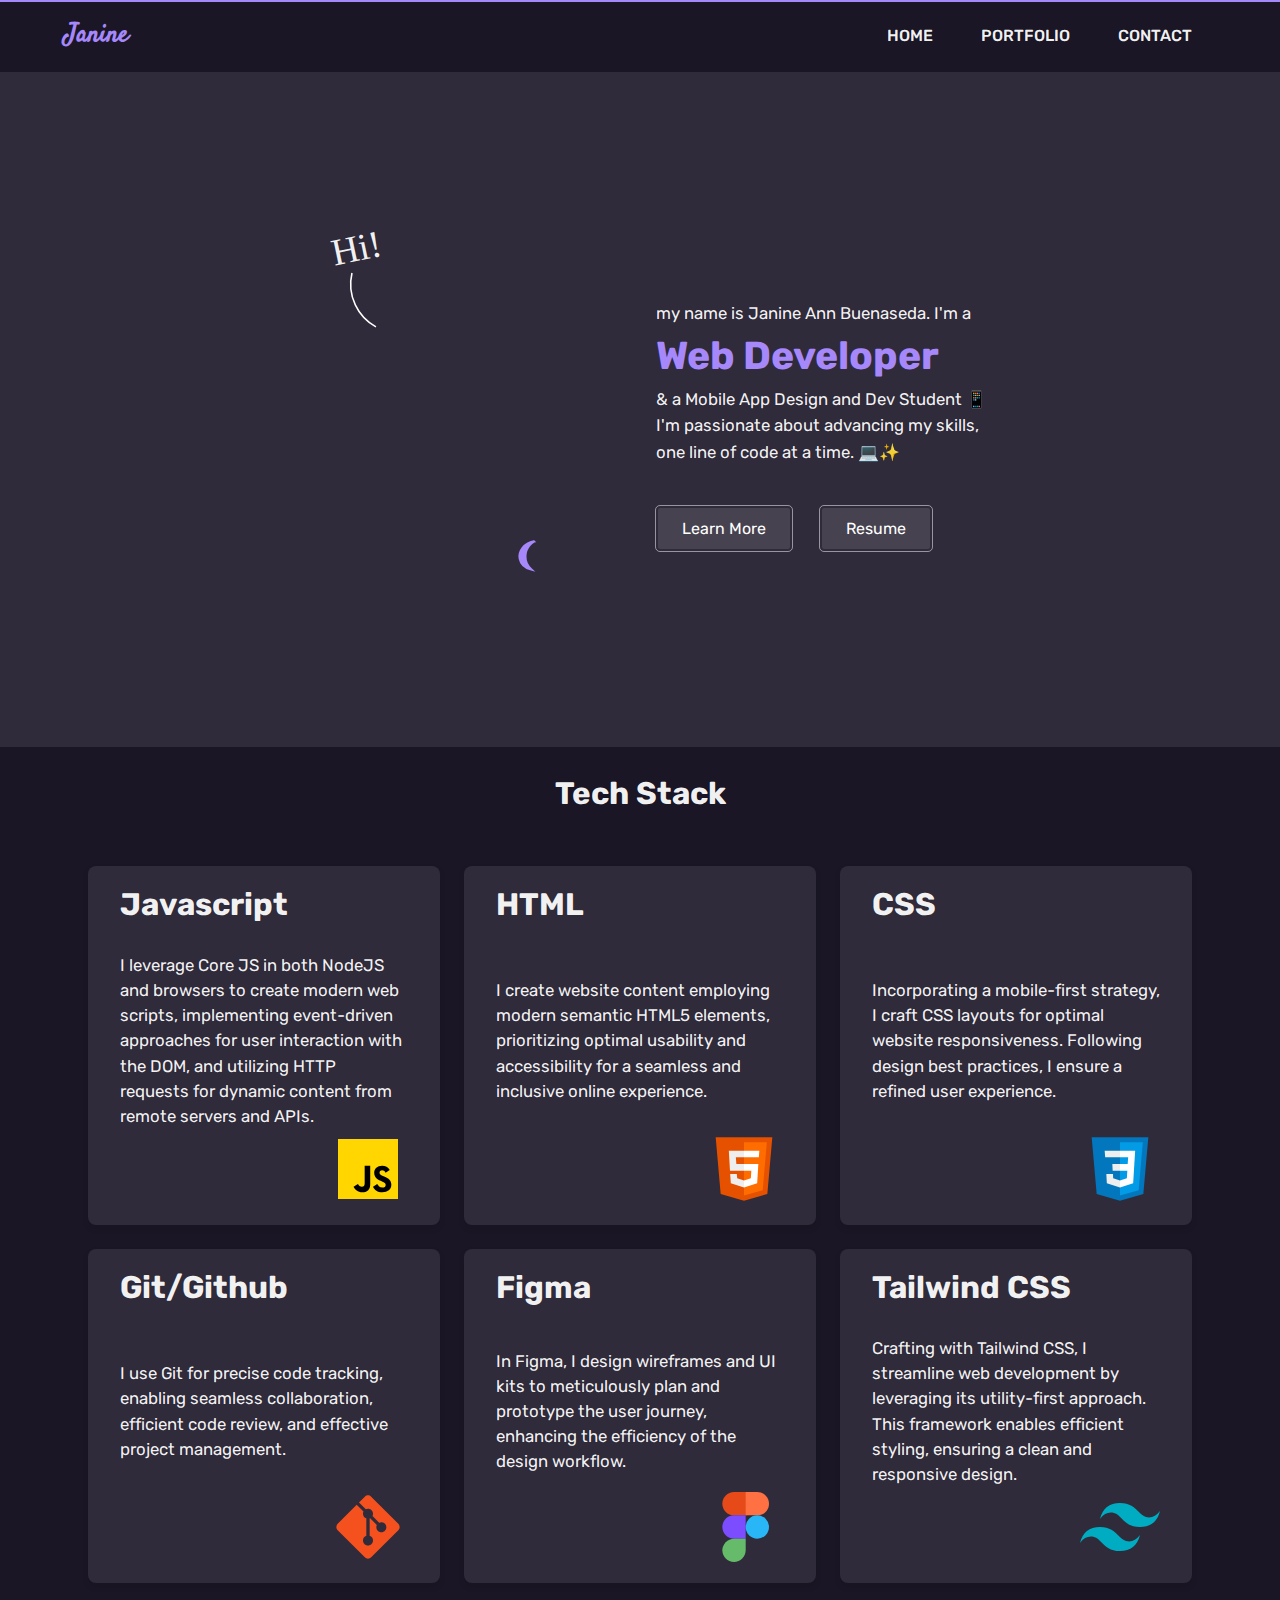
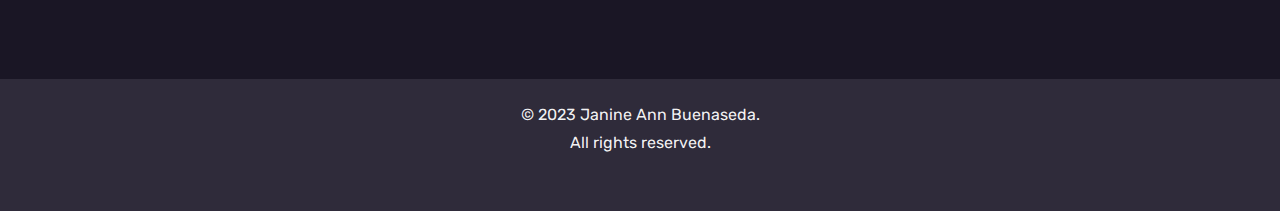
<file: index.html>
<!DOCTYPE html>
<html lang="en-CA">

<head>
  <meta charset="UTF-8" />
  <meta http-equiv="X-UA-Compatible" content="IE=edge" />
  <meta name="viewport" content="width=device-width, initial-scale=1.0" />
  <title>Janine Ann Buenaseda</title>
  <link rel="stylesheet" href="./css/main.css" />
  <link href="https://cdn.lineicons.com/4.0/lineicons.css" rel="stylesheet" />
</head>

<body id="page">
  <div id="loading-bar"></div>
  <ul class="skip-links">
    <li>
      <a class="skip-links__link" href="#nav">Skip to main navigation</a>
    </li>
    <li>
      <a class="skip-links__link" href="#main">Skip to main content</a>
    </li>
  </ul>

  <header class="navbar">
    <div class="container">
      <h1 class="navbar__headline">
        <a class="navbar__logo" href="./">
          <span class="navbar__title">Janine</span>
          <span class="navbar__title--hidden">Ann Buenaseda</span>
        </a>
      </h1>

      <nav id="nav" class="navbar__nav">
        <ul class="navbar__list">
          <li><a class="navbar__link" href="./">Home</a></li>
          <li><a class="navbar__link" href="./portfolio.html">Portfolio</a></li>
          <li><a class="navbar__link" href="./contact.html">Contact</a></li>
        </ul>
      </nav>

      <div class="toggle" data-target="nav" aria-label="Click to open mobile navigation">
        <span class="toggle__line toggle__line--top"></span>
        <span class="toggle__line toggle__line--middle"></span>
        <span class="toggle__line toggle__line--bottom"></span>
      </div>
    </div>
  </header>

  <main id="main">
    <header class="banner" tabindex="0">
      <div class="container">
        <div class="banner__svg">
          <svg id="logo" xmlns="http://www.w3.org/2000/svg" viewBox="0 0 427.25 507.86">
            <path id="trace-girl"
              d="m166.89,99.53c2.19,4.25,15.21,28.51,44.89,37.27,27.1,8,49.32-2.47,54.22-4.93-.79,3.77-1.99,9.69-3.24,16.97-4.9,28.58-3.23,34.9-9.04,46.87-2.68,5.53-7.66,13.7-16.38,20.89-9.53,7.86-19.27,11.05-24.85,12.42-15.65-4.45-24.4-12.72-28.24-16.94-16.19-17.79-16.41-41.93-16.4-44.71.04-9.33,2.18-14.45.02-25.32-1.67-8.38-4.85-14.91-7.34-19.2,2.15,4.33,5.05,10.9,7.34,19.2,8.07,29.22-1.47,43.54-1.69,69.46-.37,44.25,27.34,53.75,18.49,89.5-.9,3.62-6.94,28.04-20.19,30.22-12.44,2.04-28.79-15.93-39.62-46.1-2.43-17.42-4.88-43.35-3.29-74.74,2.25-44.51,11.54-78.22,30.49-115.2,13.49-26.32,41.55-41.33,69.42-37.55,23.56,3.19,43.81,19.37,53.12,42.07,9.65,38.21,18.01,90.62,13.39,152.29-2.1,28.13-6.55,53.41-11.86,75.39-6.64.54-26.04,1.2-40.78-11.6-20.12-17.47-24.01-53.5-4.8-85.06-18.05,12.55-30.83,13.37-39.53,11.29-26.36-6.3-32.55-42.34-53.81-43.38-6.68-.33-53.52,39.76-66.92,55.06-20.75,23.69-31.24,46-44.17,73.6-8.6,18.36-17.16,39.53-24.64,63.46.47,5.37,2.02,14.29,7.66,23.46,11.02,17.88,29.28,23.14,33.91,24.33,72.28,18.82,108.42,28.24,108.42,28.24,0,0-22.04-5.74-66.11-17.22l61.03,56.75,240-22.02c13.01-45.72,26.02-91.44,39.04-137.15,1.35-4.74-2.36-9.41-7.28-9.14-15.12.82-30.41,1.77-45.87,2.86-9.97.7-19.86,1.45-29.68,2.24,1.81-13.3,3.96-42.7-9.85-75.65-11.41-27.22-28.52-44.47-38.4-53.08,13.73,23.39,16.67,43.01,15.25,58.73-2.81,30.93-23.01,52.05-14.12,63.81,4.42,5.85,13.9,6.56,23.15,5.65l-138.06,1.6c-4.76.06-8.8,3.49-9.62,8.18-6.06,34.69-10.42,62.93-13.42,83.5-3.57,24.46-4.18,30.9-6.05,30.96-3.64.13-11.26-23.99-1.73-34.58,4.13-4.6,8.57-3.38,9.33-6.14,2.46-8.87-38.24-39.76-80.04-35.27-17.5,1.88-31.39,9.54-33.64,5.61-1.83-3.18,5.34-11.62,13.08-15.89,14.32-7.88,30.06-1.18,32.71,0-11.46-14.53-18.83-23.87-18.83-23.87,0,0,11.16,3.21,19.77,8.92,4.59,3.04,8.29,6.31,11.21,9.35,3.8-9.99,7.58-22.93,9.35-38.32,3.11-27.11-1.47-49.52-5.61-63.55"
              fill="none" stroke="#fff" stroke-miterlimit="10" stroke-width="3" />
            <path id="moon"
              d="m312.58,401.08c-12.28,2.09-19.62,12.93-17.79,22.02,1.28,6.39,7.04,11.67,14.4,13.55-1.02-.93-7.66-7.15-7.44-17.04.27-11.81,10.1-18.09,10.82-18.54Z"
              fill="#a688fa" stroke="#a688fa" stroke-miterlimit="10" stroke-width="3" />
            <path id="line-hi" d="m81.34,59.72c-1.19,5.08-4.5,22.09,4.24,40.66,8.04,17.1,21.5,25.33,26.26,27.95" fill="none"
              stroke="#fff" stroke-miterlimit="10" stroke-width="2" />
            <text transform="translate(58.97 50.67) rotate(-12.01)" font-family="SignPainter-HouseScript, SignPainter"
              font-size="48">
              <tspan x="0" y="0">Hi!</tspan>
            </text>
          </svg>
        </div>
        <div class="banner__content">
          <p class="banner__text">my name is Janine Ann Buenaseda. I'm a</p>
          <h2 class="banner__title">Web Developer</h2>
          <p class="banner__text">& a Mobile App Design and Dev Student 📱</p>
          <p class="banner__text">I'm passionate about advancing my skills,</p>
          <p class="banner__text">one line of code at a time. 💻✨</p>
          <!-- <p class="banner__text">crafting worlds in the language of code.</p> -->
          <a href="./portfolio.html" class="btn">Learn More</a>
          <a href="https://www.figma.com/proto/ac4K4PaEE0p7y48zZ9vPCK/resume?page-id=0%3A1&type=design&node-id=19-2&viewport=566%2C592%2C1&t=Hqs1cv8bJQAR1zfW-1&scaling=min-zoom&mode=design" class="btn" target="_blank">Resume</a>
        </div>
      </div>
    </header>
  </main>

  <section class="tech-stacks" tabindex="0">
    <div class="container">
      
      <h2 class="tech-stacks__title">Tech Stack</h2>

      <div class="card-group">
        <div class="container">
          <div class="card">
            <div class="container">
              <h3 class="card__title">Javascript</h3>
              <p class="card__text">I leverage Core JS in both NodeJS and browsers to create modern web scripts, implementing event-driven approaches for user interaction with the DOM, and utilizing HTTP requests for dynamic content from remote servers
              and APIs.</p>
              <img class="card__image" src="./images/icons8-javascript.svg" alt="Javascript Icon">
            </div>
          </div>
      
          <div class="card">
            <div class="container">
              <h3 class="card__title">HTML</h3>
              <p class="card__text">I create website content employing modern semantic HTML5 elements, prioritizing optimal usability and accessibility for a seamless and inclusive online experience.</p>
              <img class="card__image" src="./images/icons8-html.svg" alt="HTML Icon">
            </div>
          </div>
      
          <div class="card">
            <div class="container">
              <h3 class="card__title">CSS</h3>
              <p class="card__text">Incorporating a mobile-first strategy, I craft CSS layouts for optimal website responsiveness. Following design best practices, I ensure a refined user experience.</p>
              <img class="card__image" src="./images/icons8-css (1).svg" alt="CSS Icon">
            </div>
          </div>
      
          <div class="card">
            <div class="container">
              <h3 class="card__title">Git/Github</h3>
              <p class="card__text">I use Git for precise code tracking, enabling seamless collaboration, efficient code review, and effective project management.</p>
              <img class="card__image" src="./images/icons8-git.svg" alt="GIT Icon">
            </div>
          </div>
      
          <div class="card">
            <div class="container">
              <h3 class="card__title">Figma</h3>
              <p class="card__text">In Figma, I design wireframes and UI kits to meticulously plan and prototype the user journey, enhancing the efficiency of the design workflow.</p>
              <img class="card__image" src="./images/icons8-figma.svg" alt="Figma Icon">
            </div>
          </div>
      
          <div class="card">
            <div class="container">
              <h3 class="card__title">Tailwind CSS</h3>
              <p class="card__text">Crafting with Tailwind CSS, I streamline web development by leveraging its utility-first approach. This framework enables efficient styling, ensuring a clean and responsive design.</p>
              <img class="card__image" src="./images/icons8-tailwind-css.svg" alt="Adobe Illustrator Icon">
            </div>
          </div>
        </div>
      </div>

    </div>
  </section>

  <footer class="footer">
    <div class="container">
      <p class="footer__text">&copy; 2023 Janine Ann Buenaseda.</p>
      <p class="footer__text">All rights reserved.</p>
      <div class="footer__links">
        <a href="www.linkedin.com/in/janine-ann-buenaseda-965684299" target="_blank"><span class="footer__link">Linked In</span><i class="lni lni-linkedin-original"></i></a>
        <a href="https://github.com/buen0024" target="_blank"><span class="footer__link">Github</span><i class="lni lni-github-original"></i></a>
      </div>
    </div>
  </footer>

  
  <div id="scroll-to-top" aria-label="Click to scroll to top of page"><i class="lni lni-arrow-up"></i></div>

<script src="./js/main.js"></script>
</body>

</html>
</file>
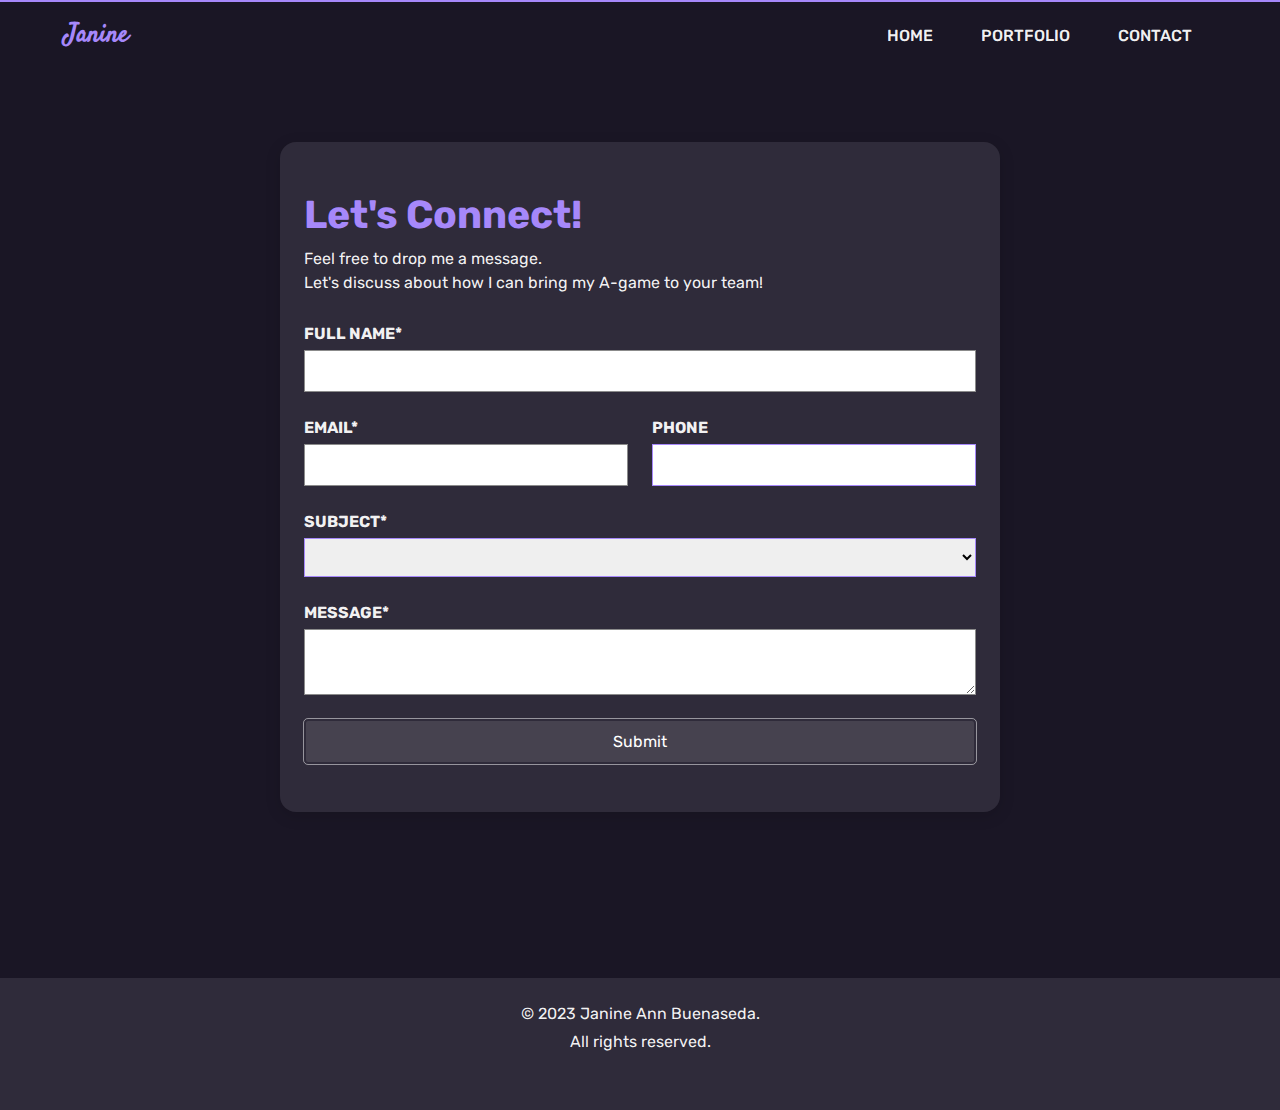
<file: contact.html>
<!DOCTYPE html>
<html lang="en-CA">

<head>
  <meta charset="UTF-8" />
  <meta http-equiv="X-UA-Compatible" content="IE=edge" />
  <meta name="viewport" content="width=device-width, initial-scale=1.0" />
  <title>Contact</title>
  <link rel="stylesheet" href="./css/main.css" />
  <link href="https://cdn.lineicons.com/4.0/lineicons.css" rel="stylesheet" />
</head>

<body id="page">
  <div id="loading-bar"></div>
  <ul class="skip-links">
    <li>
      <a class="skip-links__link" href="#nav">Skip to main navigation</a>
    </li>
    <li>
      <a class="skip-links__link" href="#main">Skip to main content</a>
    </li>
  </ul>

  <header class="navbar">
    <div class="container">
      <h1 class="navbar__headline">
        <a class="navbar__logo" href="./">
          <span class="navbar__title">Janine</span>
          <span class="navbar__title--hidden">Ann Buenaseda</span>
        </a>
      </h1>

      <nav id="nav" class="navbar__nav">
        <ul class="navbar__list">
          <li><a class="navbar__link" href="./">Home</a></li>
          <li><a class="navbar__link" href="./portfolio.html">Portfolio</a></li>
          <li><a class="navbar__link" href="./contact.html">Contact</a></li>
        </ul>
      </nav>

      <div class="toggle" data-target="nav" aria-label="Click to open mobile navigation">
        <span class="toggle__line toggle__line--top"></span>
        <span class="toggle__line toggle__line--middle"></span>
        <span class="toggle__line toggle__line--bottom"></span>
      </div>
    </div>
  </header>

  <main id="main">
    <header class="contact-us" tabindex="0">
      <div class="container">
        <div class="contact-us__wrap">
    
          <form method="post"
            action="https://script.google.com/macros/s/AKfycbyevqVvP5HvpDp9luGm4fIeijpFAbnxjKE4vbMj8d5at30HzOSGh6jD9z5JTEZko0_p7Q/exec"
            class="contact-us__form">
            <div class="form-unit full">
              <h2 class="contact-us__title">Let's Connect!</h2>
              <p class="contact-us__text">Feel free to drop me a message.</p>
              <p class="contact-us__text">Let's discuss about how I can bring my A-game to your team!</p>
            </div>
    
            <div class="form-unit full">
              <label for="fName">Full Name*</label>
              <input type="text" id="fName" name="fName" required />
            </div>
    
            <div class="form-unit">
              <label for="email">Email*</label>
              <input type="email" id="email" name="email" required />
            </div>

            <div class="form-unit">
              <label for="tel">Phone</label>
              <input type="tel" id="tel" name="tel" />
            </div>
    
            <div class="form-unit full">
              <label for="subject">Subject*</label>
              <select id="subject" name="subject">
                <option value="" selected disabled></option>
                <option value="sales">General Inquiry</option>
                <option value="pricing">Project Collaboration</option>
                <option value="support">Job Opportunity</option>
              </select>
            </div>
    
            <div class="form-unit full">
              <label for="message">Message*</label>
              <textarea id="message" name="message" required></textarea>
            </div>
    
            <div class="form-unit full">
              <button class="btn" type="submit">Submit</button>
            </div>
    
          </form>
    
        </div>
      </div>
    </header>
  </main>
  



  <footer class="footer">
    <div class="container">
      <p class="footer__text">&copy; 2023 Janine Ann Buenaseda.</p>
      <p class="footer__text">All rights reserved.</p>
      <div class="footer__links">
        <a href="www.linkedin.com/in/janine-ann-buenaseda-965684299" target="_blank"><span class="footer__link">Linked
            In</span><i class="lni lni-linkedin-original"></i></a>
        <a href="https://github.com/buen0024" target="_blank"><span class="footer__link">Github</span><i
            class="lni lni-github-original"></i></a>
      </div>
    </div>
  </footer>

  <div id="scroll-to-top"><i class="lni lni-arrow-up"></i></div>

  <script src="./js/main2.js"></script>
</body>

</html>
</file>
<file: css/main.css>
@import url('https://fonts.googleapis.com/css2?family=Rubik:wght@300;400;500;600;700&display=swap');
@import url('https://fonts.googleapis.com/css2?family=Satisfy&display=swap');
:root {
  /* Colors */
  --color-primary-100: #382bf0;
  --color-primary-200: #5e43f3;
  --color-primary-300: #7a5af5;
  --color-primary-400: #9171f8;
  --color-primary-500: #a688fa;
  --color-primary-600: #ba9ffb;
  --color-primary-fff: hsla(360, 100%, 100%, 0.95);
  --color-surface-100: #121212;
  --color-surface-200: #282828;
  --color-surface-300: #3f3f3f;
  --color-surface-400: #575757;
  --color-surface-500: #717171;
  --color-surface-600: #8b8b8b;
  --color-surface-mixed-100: #1a1625;
  --color-surface-mixed-200: #2f2b3a;
  --color-surface-mixed-300: #46424f;
  --color-surface-mixed-400: #5e5a66;
  --color-surface-mixed-500: #76737e;
  --color-surface-mixed-600: #908d96;
  /* Fonts */
  /* Major Second */
  --h1-mobile: 1.802rem;
  --h2-mobile: 1.602rem;
  --h3-mobile: 1.424rem;
  --h4-mobile: 1.266rem;
  --h5-mobile: 1.125rem;
  --p-mobile: 1rem;
  /* Minor Third */
  --h1-mid: 2.488rem;
  --h2-mid: 2.074rem;
  --h3-mid: 1.728rem;
  --h4-mid: 1.44rem;
  --h5-mid: 1.2rem;
  --p-mid: 1rem;
  /* Major Third */
  --h1-large: 3.052rem;
  --h2-large: 2.441rem;
  --h3-large: 1.953rem;
  --h4-large: 1.563rem;
  --h5-large: 1.25rem;
  --p-large: 1.050rem;
}
/* DEFAULT STYLING */
/* Box sizing rules */
*,
*::before,
*::after {
  box-sizing: border-box;
}

/* Set core root defaults */
html {
  line-height: 1.5;
  font-family: 'Rubik', Roboto, system-ui, -apple-system, BlinkMacSystemFont, "Segoe UI",
    Oxygen, Ubuntu, Cantarell, "Open Sans", "Helvetica Neue", sans-serif;
}

html:focus-within {
  scroll-behavior: smooth;
}

/* Set core body defaults */
body {
  min-height: 100vh;
  text-rendering: optimizeSpeed;
  margin: 0;
  background-color: var(--color-surface-mixed-100);
}

/* Update default margin */
h1,
h2,
h3,
h4,
h5,
h6,
p,
figure,
blockquote,
dl,
dd {
  margin: 0 0 1.5rem;
}

/* Remove list styles on ul, ol elements with a list role, which suggests default styling will be removed */
ul[role="list"],
ol[role="list"] {
  list-style: none;
}

/* A elements that don't have a class get default styles */
a {
  text-decoration-skip-ink: auto;
  color: var(--color-primary-500);
}

a:hover,
a:focus-visible {
  color: var(--color-primary-300);
}

/* Make images easier to work with */
img,
picture {
  max-width: 100%;
  display: block;
}

svg {
  fill: currentColor;
}

svg:not(:root) {
  overflow: hidden;
}

/* Inherit fonts for inputs and buttons */
input,
button,
textarea,
select {
  font: inherit;
}

/* Remove all animations, transitions and smooth scroll for people that prefer not to see them */
@media (prefers-reduced-motion: reduce) {
  html:focus-within {
    scroll-behavior: auto;
  }

  *,
  *::before,
  *::after {
    animation-duration: 0.01ms !important;
    animation-iteration-count: 1 !important;
    transition-duration: 0.01ms !important;
    scroll-behavior: auto !important;
  }
}

/* ---------- Accessibility ---------- */
/* Focus */
*:focus-visible {
  outline: 0.125rem solid var(--color-surface-mixed-600);
  outline-offset: 0.125rem;
}

/* Skip links */
.skip-links {
  padding: 0;
  margin: 0;
  list-style-type: none;
}

.skip-links__link {
  position: absolute;
  top: 0;
  left: 0.5rem;
  display: inline-block;
  padding: 0.55em 1.5em 0.5em;
  background-color: var(--color-surface-mixed-200);
  color: var(--color-primary-600);
  border-radius: 0.25em;
  text-decoration: none;
  z-index: 1000000;
  top: -10rem;
}

.skip-links__link:focus {
  top: 0.5rem;
  color: var(--color-primary-600);
}

/* To Top */

#scroll-to-top {
  position: fixed;
  bottom: -0.5rem;
  right: 1.5rem;
  display: none;
  background-color: var(--color-surface-mixed-300);
  color: #fff;
  padding: 0.5rem 0.5rem 1rem;
  border-radius: 0.5rem 0.5rem 0 0;
  text-decoration: none;
  box-shadow: 0 0 0.5rem #0002;
  cursor: pointer;
  font-size: var(--p-mobile);
}

#scroll-to-top:hover {
  background-color: var(--color-primary-300);
  color: var(--color-primary-fff);
  translate: 0;
  bottom: 0;
}

#loading-bar {
  position: fixed;
  top: 0;
  left: 0;
  width: 100%;
  height: 0.125rem;
  background-color: var(--color-primary-500);
  z-index: 9999;
  transition: width 0.3s ease;
}

/* ---------- Utility ---------- */

.container {
  width: min(75em, 100%);
  margin: 0 auto;
  padding-left: 1.5rem;
  padding-right: 1.5rem;
}
/* ---------- Buttons ---------- */

.btn,
input[type="submit"] {
  /* common styles */
  display: inline-block;
  padding: 0.55em 1.5em 0.5em;
  background-color: var(--color-surface-mixed-300);
  border: 0.125rem solid var(--color-surface-mixed-200);
  color: #fff;
  border-radius: 0.25em;

  box-shadow: inset 0 0 1.25rem rgba(255, 255, 255, 0);
  outline: 0.063rem solid;
  outline-color: rgba(255, 255, 255, .5);
  outline-offset: 0;
  text-shadow: none;
  transition: all 1250ms cubic-bezier(0.19, 1, 0.22, 1);

  /* link necessary styles */
  text-decoration: none;

  /* button necessary styles */
  cursor: pointer;
  font-family: inherit;
  font-size: inherit;
}

.btn:hover,
.btn:focus-visible {
  background-color: var(--color-surface-mixed-300);
  /* border-color: var(--color-surface-mixed-200); */
  color: var(--color-primary-fff);

  border: 0.063rem solid var(--color-primary-fff);
  box-shadow: inset 0 0 1.25rem rgba(255, 255, 255, .5), 0 0 1.25rem rgba(255, 255, 255, .2);
  outline-color: rgba(255, 255, 255, 0);
  outline-offset: 0.5rem;
  text-shadow: 0.063rem 0.063rem 0.125rem #427388; 
}


/* ---------- Navbar ---------- */
.navbar {
  background-color: var(--color-surface-mixed-100);
  color: #fff;
  /* position: sticky; */
  top: 0;
  z-index: 10000;
  text-transform: uppercase;
}

.navbar .container {
  padding: 1.5rem;
  display: flex;
  align-items: center;
  justify-content: space-between;
  gap: 1.5rem;
}

.navbar__headline {
  font-size: var(--h2-mobile);
  line-height: 1.3;
  margin: 0;
  font-family: 'Satisfy';
  text-transform: none;
}

.navbar__logo {
  text-decoration: none;
  display: flex;
  gap: 0.75rem;
  align-items: center;
  color: var(--color-primary-500);
  
  }

.navbar__title--hidden {
  clip-path: inset(-1rem 100% 0 0);
}

.navbar__title--hidden.active {
  clip-path: none;
  animation: fade-in 1.2s cubic-bezier(0.390, 0.575, 0.565, 1.000) both;
}

@keyframes fade-in {
  0% {
    opacity: 0;
  }

  100% {
    opacity: 1;
  }
}

.navbar__logo:hover,
.navbar__logo:focus-visible {
  color: var(--dark--primary);
}

.navbar__nav {
  position: fixed;
  
  top: 0;
  right: -66.6666%;
  width: 66.6666vw;
  height: 100vh;
  box-shadow: -0.125rem 0.188rem 0.313rem rgba(0, 0, 0, 0.15);
  background-color: var(--color-surface-mixed-100);
  transition: 0.6s cubic-bezier(0, 0.6, 0.5, 1);
}

.navbar__nav.open {
  right: 0;
}

.toggle__line {
  transition: 0.3s cubic-bezier(0, 0.6, 0.5, 1);
}

.toggle__line--top.open {
  top: 50%;
  transform: translate(0, -50%) rotate(45deg);
}

.toggle__line--middle.open {
  opacity: 0;
}

.toggle__line--bottom.open {
  bottom: 50%;
  transform: translate(0, 50%) rotate(-45deg);
}

.navbar__list {
  padding: 7rem 0;
  margin: 0;
  list-style: none;
  display: flex;
  flex-direction: column;
}

.navbar__link {
  color: var(--color-primary-fff);
  text-decoration: none;
  display: block;
  padding: 1.5rem 1.5rem;
  text-align: center;
  display: block;
  font-size: var(--h2-mobile);
  font-weight: 500;
}

.navbar__link:hover,
.navbar__link:focus-visible {
  color: var(--color-primary-500);
  border-bottom: .120rem solid var(--color-primary-500)
}

.toggle {
  width: 2.5rem;
  height: 1.75rem;
  display: flex;
  flex-direction: column;
  justify-content: space-between;
  position: relative;
  padding: 0;
  margin: 0;
  border: 0;
  background-color: transparent;
  cursor: pointer;
}

.toggle__line {
  width: 100%;
  height: 0.20rem;
  background-color: #fff;
  position: relative;
  border-radius: .75rem;
}

.toggle__line--top {
  top: 0;
}

.toggle__line--bottom {
  bottom: 0;
}

@media only screen and (min-width: 45em) {
  .navbar .container {
    padding: 0 1.5rem;
  }

  .navbar__nav {
    position: static;
    top: auto;
    left: auto;
    width: auto;
    height: auto;
    box-shadow: none;
    z-index: auto;
    background-color: transparent;
    border: 0;
  }

  .navbar__list {
    flex-direction: row;
    padding: 0;
  }

  .navbar__link {
    padding: 1.5rem;
    font-size: 1rem;
  }

  .navbar__link:hover,
  .navbar__link:focus-visible {
    border-bottom: none;
  }
}


@media only screen and (min-width: 45em) {
  .toggle{
    display: none;
  }
}

/* ------------------banner svg--------------------------*/

/* svg logo */
#trace-girl {
  animation: alive 2s linear;
  animation-fill-mode: forwards;
}

@keyframes alive {
  100% {
    stroke-dashoffset: 0;
  }
}

#logo {
  margin: 0;
  padding: 0;
  width: 20rem;
}

.banner__svg {
  margin: 0;
  display: flex;
  align-items: center;
  justify-content: center;
  transition: 0.5s cubic-bezier(0, 0.6, 0.5, 1);
}

#logo tspan,
#line-hi,
#moon {
  animation: fade-in2 4s cubic-bezier(0.390, 0.575, 0.565, 1.000) both;
}

@keyframes fade-in2 {
  0% {
    opacity: 0;
  }

  50% {
    opacity: 0;
  }

  100% {
    opacity: 1;
  }
}

/* ------------------banner--------------------------*/
.banner .container {
  width: 100%;
  padding-top: 2rem;
  padding-bottom: 3rem;
  min-height: 75vh;

  display: grid;
  gap: 3rem;
  align-items: center;
  color: var(--color-primary-fff);
  background-color: var(--color-surface-mixed-200);
}

.banner__content {
  text-align: center;
}

.banner__content a {
  margin-top: 1.5rem;
  margin-right: 1rem;
}

.banner__title {
  font-size: var(--h2-mobile);
  line-height: 1.5;
  padding: 0;
  margin: 0;
  color: var(--color-primary-500);
}

.banner__text {
  font-size: var(--p-mobile);
  line-height: 1.6;
  padding: 0;
  margin: 0;
}

@media only screen and (min-width: 45em) {
  .banner .container {
    grid-template-columns: 1fr 1fr;
    gap: 0;
    padding-top: 5rem;
  }

  .banner__content {
    text-align: left;
  }

  .banner__title {
    font-size: var(--h2-mid);
  }

  .banner__text {
    font-size: var(--p-mid);
  }

  .banner__content a {
    margin-top: 2.5rem;
    margin-right: 1.5rem;
  }

}

@media only screen and (min-width: 60em) {
  .banner .container {
    grid-template-columns: 1fr 1fr;
    gap: 2rem;
  }

  .banner__title {
    font-size: var(--h2-large);
  }

  .banner__text {
    font-size: var(--p-large);
  }

  .banner__svg {
    justify-content: flex-end;
  }

  #logo {
    width: 21rem;
  }
}


/*--------------------- tech stack ---------------- */

.tech-stacks__title {
  font-size: var(--h3-mobile);
  color: var(--color-primary-fff);
  text-align: center;
  margin-top: 1.5rem;
  margin-bottom: 3rem;
}

.card-group .container {
  display: grid;
  gap: 1.5rem;
  align-items: stretch;
}

.card {
  display: flex;
  align-items: stretch;
  justify-content: space-evenly;
}

.card .container {
  display: flex;
  flex-direction: column;
  justify-content: space-between;
  gap: 0;
  background-color: var(--color-primary-light);

  box-shadow: 0 0.219rem 0.375rem hsla(0, 0%, 0%, 0.09);;
  border-radius: 0.5rem;
  background-color: var(--color-surface-mixed-200);
  padding: 1rem 2rem;
  color: var(--color-primary-fff);
}

.card__image {
  align-self: flex-end;
  width: 5rem;
}

.card__title {
  font-size: var(--h3-mobile);
}

.card__text {
  margin: 0;
  padding: 0;
  font-size: var(--p-mobile);
}

@media only screen and (min-width: 45em) {
  .card-group .container {
    grid-template-columns: 1fr 1fr;
  }

  .tech-stacks__title {
    font-size: var(--h3-mid);
  }

  .card__title {
    font-size: var(--h3-mid);
  }

  .card__text {
    font-size: var(--p-mid);
  }
}

@media only screen and (min-width: 60em) {
  .card-group .container {
    grid-template-columns: 1fr 1fr 1fr;
  }

  .tech-stacks__title {
    font-size: var(--h3-large);
  }

  .card__title {
    font-size: var(--h3-large);
  }

  .card__text {
    font-size: var(--p-large);
  }
}

/* ----------------footer----------------- */

.footer {
  background-color: var(--color-surface-mixed-200);
  color: var(--color-primary-fff);
}

.footer .container{
  margin-top: 6rem;
  padding: 1.5rem 0 1rem 0;
  display: flex;
  flex-direction: column;
  align-items: center;
  gap: 0.25rem;
}

.footer__text{
  padding: 0;
  margin: 0;
}

.footer__links a {
  font-size: 1.5rem;
  padding: 0.5rem;
}

.footer__link {
  display: none;
}

/* -----------portfolio--------------- */

.portfolio {
  --height: 50vh;
  --vAlign: center;
  --hAlign: flex-start;
  background-color: var(--color-surface-mixed-200);
  display: flex;
  justify-content: var(--hAlign);
  align-items: var(--vAlign);
  min-height: var(--height);
  padding: 3rem 0;
}

.portfolio__content {
  width: min(35em, 100%);
  color: var(--color-primary-fff);
}

.portfolio__title {
  font-size: var(--h2-mobile);
  line-height: 1.3;
}

.portfolio__text {
  font-size: var(--p-mobile);
}

@media only screen and (min-width: 45em) {
  .portfolio__title {
  font-size: var(--h2-mid);
  line-height: 1.3;
  }

  .portfolio__text {
    font-size: var(--p-mid);
  }
}

@media only screen and (min-width: 60em) {
  .portfolio__title {
    font-size: var(--h2-large);
    line-height: 1.3;
  }

  .portfolio__text {
    font-size: var(--p-large);
  }
}

/* ----------------- Projects --------------------------- */
.projects__title {
  font-size: var(--h2-mobile);
  color: var(--color-primary-fff);
  padding-top: 4rem;
}

.projects-group .container {
  display: grid;
  gap: 2rem;
  align-items: stretch;
  border-radius: 0.5rem;
  padding: 2rem 0 0 0;
}

.project {
  padding: 0;
  margin: 0;
  background-color: var(--color-surface-mixed-200);
  display: block;
  width: 100%;
  overflow: hidden;
  border-radius: 0.5rem;
  text-decoration: none;
  color: var(--color-primary-fff);
}

.project:hover {
  color: var(--color-primary-fff);
}

.project__content {
  padding: 1rem 2rem;
  text-align: center;
}

.project__image img {
  display: block;
  width: 100%;
  aspect-ratio: 8 / 8;
  object-fit: cover;
  border-top-left-radius: .5rem;
  border-top-right-radius: .5rem;
}

.project__title {
  font-size: var(--h3-mobile);
  line-height: 1.3;
  color: var(--color-primary-fff);
}

.project__title:hover,
.project__title:focus {
  color: var(--color-primary-500);
}

.project__text {
  font-size: var(--p-mobile);
  color: var(--white);
}

.project__text:hover,
.project__text:focus {
  color: var(--color-primary-fff);
}

@media only screen and (min-width: 45em) {
  .projects__title {
    font-size: var(--h2-mid);
  }
  
  .projects-group .container {
    grid-template-columns: 1fr 1fr;
    gap: 2rem;
  }

  .project__title {
    font-size: var(--h3-mid);
  }

.project__text {
    font-size: var(--p-mid);
  }
}

@media only screen and (min-width: 60em) {
  .projects-group .container {
    grid-template-columns: 1fr 1fr 1fr;
    gap: 2rem;
  }
  .projects__title {
    font-size: var(--h2-large);
  }

  .project__title {
    font-size: var(--h3-large);
  }

  .project__text {
      font-size: var(--p-large);
  }
}

/* ------------contact------------- */

.contact-us {
  background-color: var(--color-secondary);
  min-height: 90vh;
  display: flex;
  align-items: center;
  justify-content: center;
  padding: 0;
}

.contact-us__wrap {
  max-width: 45rem;
  margin: 0 auto;
  background-color: var(--color-surface-mixed-200);
  color: var(--color-primary-fff);
  border-radius: 1rem;
  box-shadow: 0 .25rem 1rem #0002;
  overflow: hidden;
  display: grid;
  --cols: 1;
  grid-template-columns: repeat(var(--cols), 1fr);
}

.contact-us__form {
  padding: 3rem 1.5rem;
  display: grid;
  --cols: 1;
  grid-template-columns: repeat(var(--cols), 1fr);
  gap: 1.5rem;
}

.contact-us__form .btn {
  display: block;
  text-align: center;
  width: 100%;
}

.form-unit.full {
  grid-column: 1/-1;
}

.contact-us__title {
  margin: 0;
  padding-bottom: 0.5rem;
  font-size: var(--h2-mobile);
  line-height: 1.3;
  color: var(--color-primary-500);
}

.contact-us__text {
  margin: 0;
  padding-bottom: 0.25rem;
  font-size: var(--p-mobile);
  line-height: 1.3;
  color: var(--color-primary-fff);
}

input:where([type="text"],
  [type="email"],
  [type="tel"]),
select,
textarea {
  display: block;
  width: 100%;
  font-size: 1rem;
  padding: 0.5rem;
  border: 0.0625rem solid var(--color-surface-600);
  /* border-bottom: 0.2rem solid var(--color-primary-200); */
}

input:valid,
select:valid,
textarea:valid {
  border: 0.1rem solid var(--color-primary-500);
}

label,
.label {
  display: block;
  font-size: 1rem;
  font-weight: bold;
  text-transform: uppercase;
  margin-bottom: .25rem;
}


@media only screen and (min-width: 45em) {
  .contact-us__form {
    grid-template-columns: repeat(2, 1fr);
  }

  .full {
    grid-column: 1 / -1;
  }

  .contact-us__title {
    font-size: var(--h2-large);
  }
}
</file>
